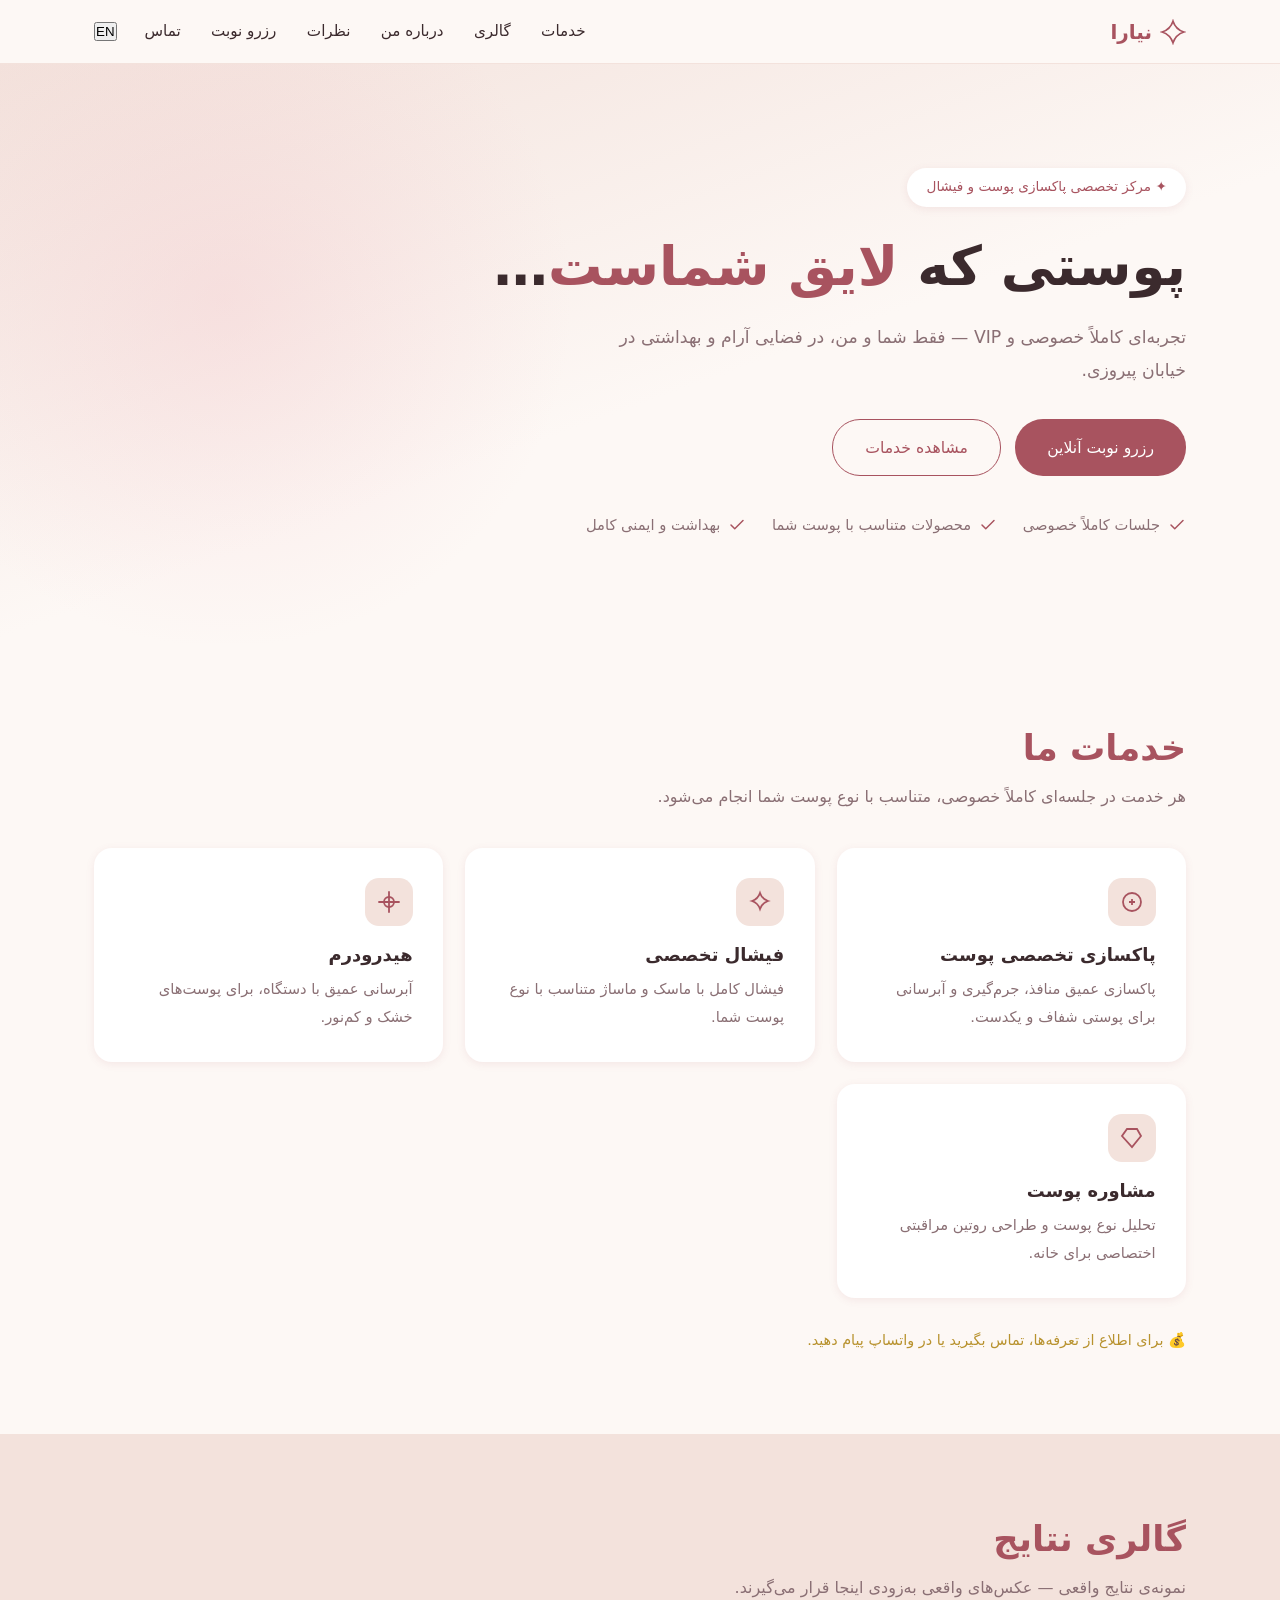
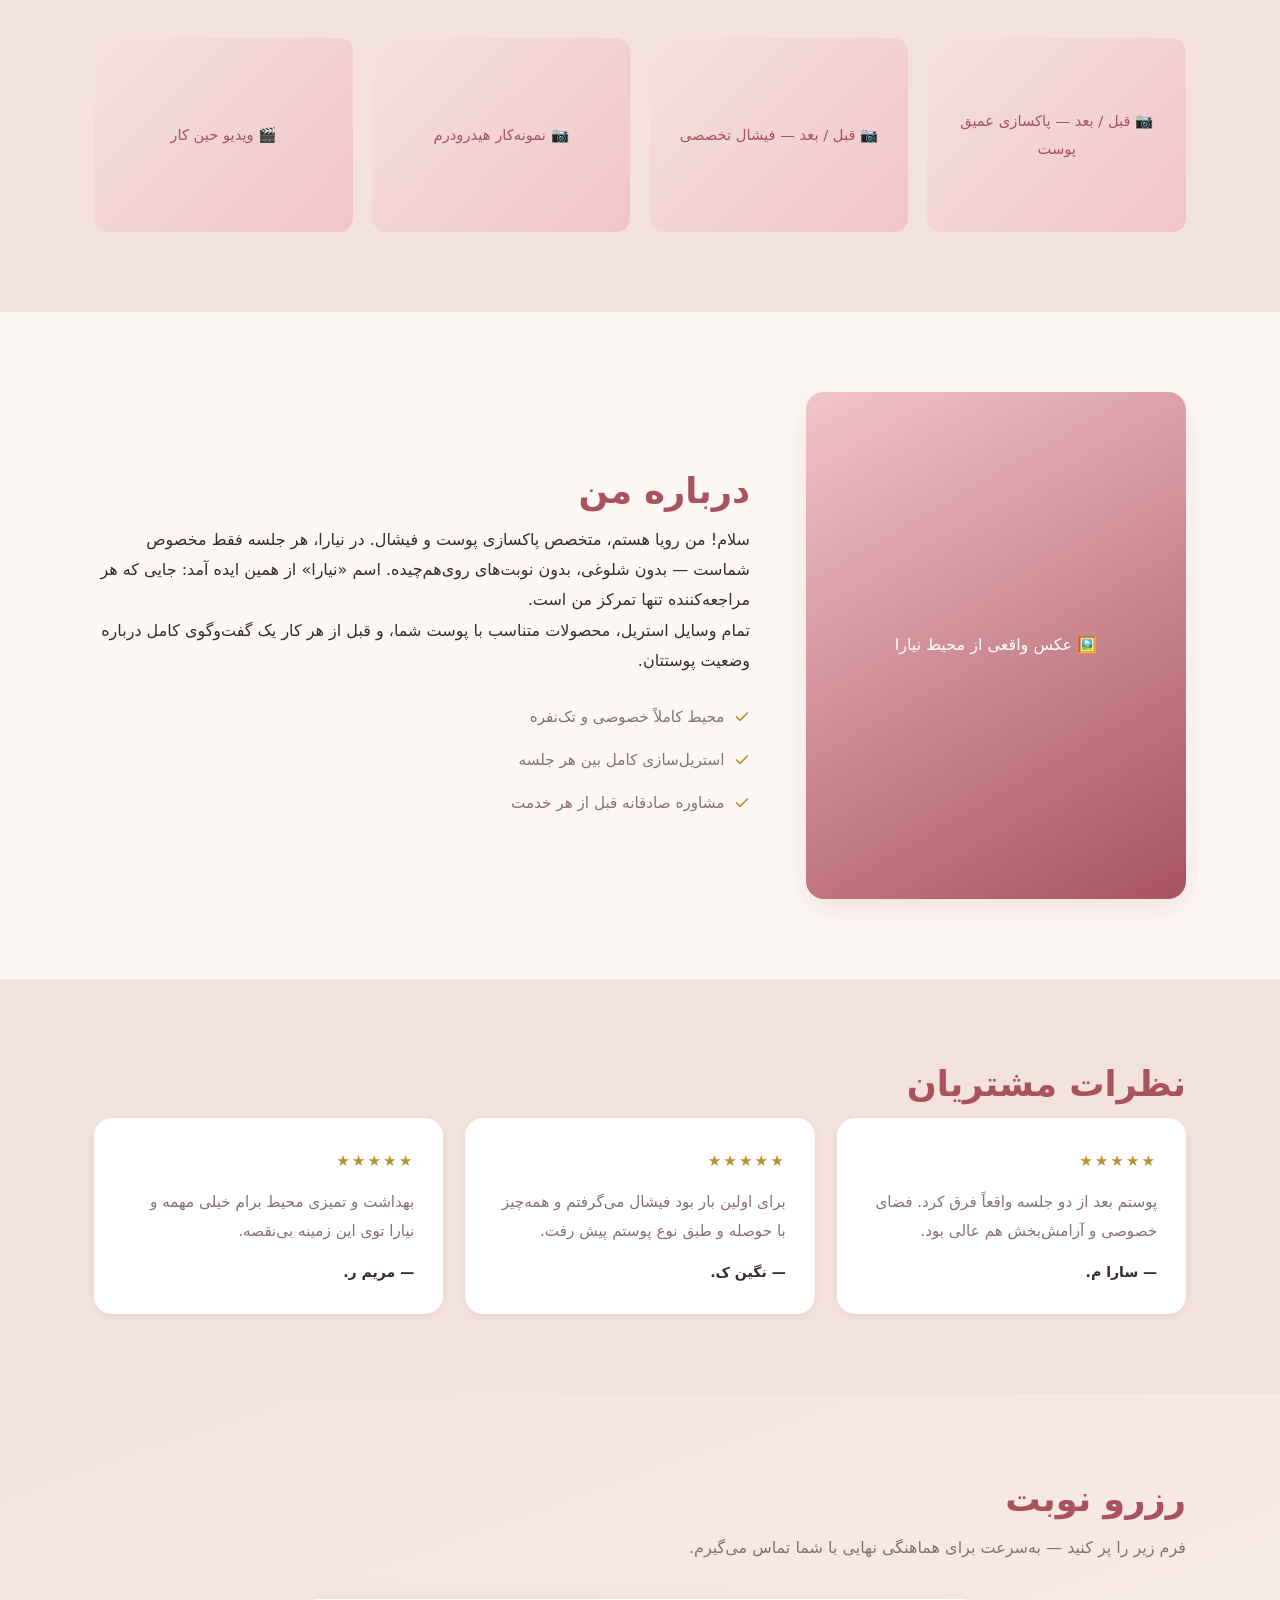
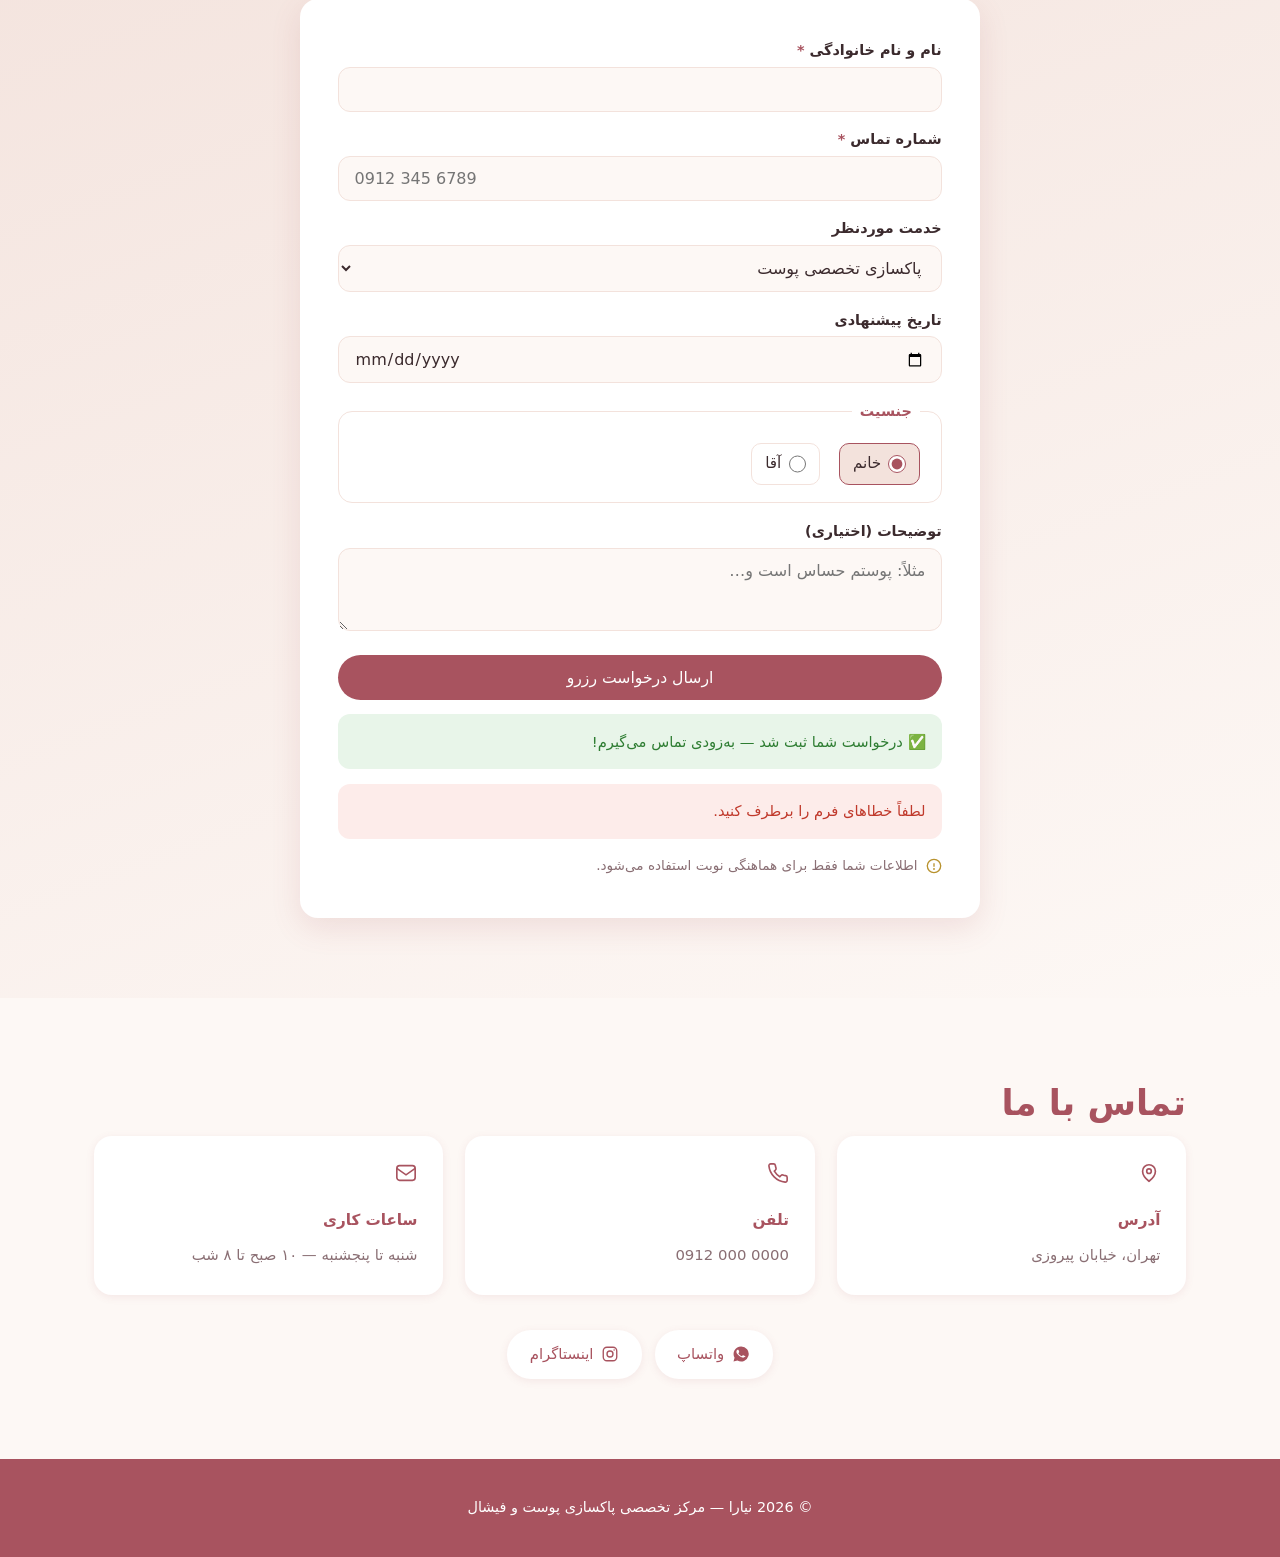
<file: niyara/index.html>
<!DOCTYPE html>
<html lang="fa" dir="rtl">
<head>
  <meta charset="UTF-8">
  <meta name="viewport" content="width=device-width, initial-scale=1.0">
  <title>نیارا | مرکز تخصصی پاکسازی پوست و فیشال</title>
  <meta name="description" content="نیارا — مرکز تخصصی پاکسازی پوست و فیشال در تهران، خیابان پیروزی. جلسات کاملاً خصوصی و VIP، رزرو آنلاین نوبت.">
  <meta name="theme-color" content="#fdf8f5">
  <link rel="stylesheet" href="styles.css">
</head>
<body>
  <a class="skip-link" href="#main">پرش به محتوای اصلی</a>

  <header>
    <div class="container nav">
      <a href="#main" class="logo">
        <svg width="26" height="26" viewBox="0 0 24 24" fill="none" stroke="currentColor" stroke-width="1.6" aria-hidden="true"><path d="M12 2c1.5 4.5 5.5 8.5 10 10-4.5 1.5-8.5 5.5-10 10-1.5-4.5-5.5-8.5-10-10 4.5-1.5 8.5-5.5 10-10z"/></svg>
        <span>نیارا</span>
      </a>
      <button class="burger" id="burger" aria-label="باز کردن منو" aria-expanded="false" aria-controls="menu">
        <svg width="24" height="24" viewBox="0 0 24 24" fill="none" stroke="currentColor" stroke-width="2" stroke-linecap="round" aria-hidden="true"><path d="M3 6h18M3 12h18M3 18h18"/></svg>
      </button>
      <nav aria-label="منوی اصلی">
        <ul id="menu">
          <li><a class="navlink" href="#services">خدمات</a></li>
          <li><a class="navlink" href="#gallery">گالری</a></li>
          <li><a class="navlink" href="#about">درباره من</a></li>
          <li><a class="navlink" href="#testimonials">نظرات</a></li>
          <li><a class="navlink" href="#book">رزرو نوبت</a></li>
          <li><a class="navlink" href="#contact">تماس</a></li>
          <li><button class="lang-btn" id="langBtn" aria-label="تغییر زبان">EN</button></li>
        </ul>
      </nav>
    </div>
  </header>

  <main id="main">

    <section class="hero" aria-labelledby="hero-title">
      <div class="container">
        <span class="badge">✦ مرکز تخصصی پاکسازی پوست و فیشال</span>
        <h1 id="hero-title">پوستی که <em>لایق شماست</em>…</h1>
        <p>تجربه‌ای کاملاً خصوصی و VIP — فقط شما و من، در فضایی آرام و بهداشتی در خیابان پیروزی.</p>
        <div class="btn-row">
          <a href="#book" class="btn">رزرو نوبت آنلاین</a>
          <a href="#services" class="btn outline">مشاهده خدمات</a>
        </div>
        <ul class="hero-points">
          <li><svg width="18" height="18" viewBox="0 0 24 24" fill="none" stroke="currentColor" stroke-width="2" stroke-linecap="round" stroke-linejoin="round" aria-hidden="true"><path d="M20 6 9 17l-5-5"/></svg> جلسات کاملاً خصوصی</li>
          <li><svg width="18" height="18" viewBox="0 0 24 24" fill="none" stroke="currentColor" stroke-width="2" stroke-linecap="round" stroke-linejoin="round" aria-hidden="true"><path d="M20 6 9 17l-5-5"/></svg> محصولات متناسب با پوست شما</li>
          <li><svg width="18" height="18" viewBox="0 0 24 24" fill="none" stroke="currentColor" stroke-width="2" stroke-linecap="round" stroke-linejoin="round" aria-hidden="true"><path d="M20 6 9 17l-5-5"/></svg> بهداشت و ایمنی کامل</li>
        </ul>
      </div>
    </section>

    <section id="services" aria-labelledby="services-title">
      <div class="container">
        <h2 id="services-title">خدمات ما</h2>
        <p class="section-sub">هر خدمت در جلسه‌ای کاملاً خصوصی، متناسب با نوع پوست شما انجام می‌شود.</p>
        <div class="grid">
          <article class="card">
            <div class="icon"><svg viewBox="0 0 24 24" fill="none" stroke="currentColor" stroke-width="1.8" aria-hidden="true"><circle cx="12" cy="12" r="9"/><path d="M9 12h6M12 9v6"/></svg></div>
            <h3>پاکسازی تخصصی پوست</h3>
            <p>پاکسازی عمیق منافذ، جرم‌گیری و آبرسانی برای پوستی شفاف و یکدست.</p>
          </article>
          <article class="card">
            <div class="icon"><svg viewBox="0 0 24 24" fill="none" stroke="currentColor" stroke-width="1.8" aria-hidden="true"><path d="M12 3c1.2 3.6 4.4 6.8 8 8-3.6 1.2-6.8 4.4-8 8-1.2-3.6-4.4-6.8-8-8 3.6-1.2 6.8-4.4 8-8z"/></svg></div>
            <h3>فیشال تخصصی</h3>
            <p>فیشال کامل با ماسک و ماساژ متناسب با نوع پوست شما.</p>
          </article>
          <article class="card">
            <div class="icon"><svg viewBox="0 0 24 24" fill="none" stroke="currentColor" stroke-width="1.8" aria-hidden="true"><path d="M12 2v20M2 12h20" stroke-linecap="round"/><circle cx="12" cy="12" r="5"/></svg></div>
            <h3>هیدرودرم</h3>
            <p>آبرسانی عمیق با دستگاه، برای پوست‌های خشک و کم‌نور.</p>
          </article>
          <article class="card">
            <div class="icon"><svg viewBox="0 0 24 24" fill="none" stroke="currentColor" stroke-width="1.8" aria-hidden="true"><path d="M7 3h10l4 7-9 11L2 10z"/></svg></div>
            <h3>مشاوره پوست</h3>
            <p>تحلیل نوع پوست و طراحی روتین مراقبتی اختصاصی برای خانه.</p>
          </article>
        </div>
        <p class="note">💰 برای اطلاع از تعرفه‌ها، تماس بگیرید یا در واتساپ پیام دهید.</p>
      </div>
    </section>

    <section id="gallery" class="alt-bg" aria-labelledby="gallery-title">
      <div class="container">
        <h2 id="gallery-title">گالری نتایج</h2>
        <p class="section-sub">نمونه‌ی نتایج واقعی — عکس‌های واقعی به‌زودی اینجا قرار می‌گیرند.</p>
        <div class="gal">
          <div class="ph">📷 قبل / بعد — پاکسازی عمیق پوست</div>
          <div class="ph">📷 قبل / بعد — فیشال تخصصی</div>
          <div class="ph">📷 نمونه‌کار هیدرودرم</div>
          <div class="ph">🎬 ویدیو حین کار</div>
        </div>
      </div>
    </section>

    <section id="about" aria-labelledby="about-title">
      <div class="container about-wrap">
        <div class="about-img">🖼️ عکس واقعی از محیط نیارا</div>
        <div>
          <h2 id="about-title">درباره من</h2>
          <p>سلام! من رویا هستم، متخصص پاکسازی پوست و فیشال. در نیارا، هر جلسه فقط مخصوص شماست — بدون شلوغی، بدون نوبت‌های روی‌هم‌چیده. اسم «نیارا» از همین ایده آمد: جایی که هر مراجعه‌کننده تنها تمرکز من است.</p>
          <p>تمام وسایل استریل، محصولات متناسب با پوست شما، و قبل از هر کار یک گفت‌وگوی کامل درباره وضعیت پوستتان.</p>
          <ul class="about-list">
            <li><svg width="16" height="16" viewBox="0 0 24 24" fill="none" stroke="currentColor" stroke-width="2.5" stroke-linecap="round" stroke-linejoin="round" aria-hidden="true"><path d="M20 6 9 17l-5-5"/></svg> محیط کاملاً خصوصی و تک‌نفره</li>
            <li><svg width="16" height="16" viewBox="0 0 24 24" fill="none" stroke="currentColor" stroke-width="2.5" stroke-linecap="round" stroke-linejoin="round" aria-hidden="true"><path d="M20 6 9 17l-5-5"/></svg> استریل‌سازی کامل بین هر جلسه</li>
            <li><svg width="16" height="16" viewBox="0 0 24 24" fill="none" stroke="currentColor" stroke-width="2.5" stroke-linecap="round" stroke-linejoin="round" aria-hidden="true"><path d="M20 6 9 17l-5-5"/></svg> مشاوره صادقانه قبل از هر خدمت</li>
          </ul>
        </div>
      </div>
    </section>

    <section id="testimonials" class="alt-bg" aria-labelledby="testi-title">
      <div class="container">
        <h2 id="testi-title">نظرات مشتریان</h2>
        <div class="grid">
          <article class="testi">
            <div class="stars" aria-label="۵ از ۵">★★★★★</div>
            <blockquote>پوستم بعد از دو جلسه واقعاً فرق کرد. فضای خصوصی و آرامش‌بخش هم عالی بود.</blockquote>
            <p class="who">— سارا م.</p>
          </article>
          <article class="testi">
            <div class="stars" aria-label="۵ از ۵">★★★★★</div>
            <blockquote>برای اولین بار بود فیشال می‌گرفتم و همه‌چیز با حوصله و طبق نوع پوستم پیش رفت.</blockquote>
            <p class="who">— نگین ک.</p>
          </article>
          <article class="testi">
            <div class="stars" aria-label="۵ از ۵">★★★★★</div>
            <blockquote>بهداشت و تمیزی محیط برام خیلی مهمه و نیارا توی این زمینه بی‌نقصه.</blockquote>
            <p class="who">— مریم ر.</p>
          </article>
        </div>
      </div>
    </section>

    <section id="book" class="book" aria-labelledby="book-title">
      <div class="container">
        <h2 id="book-title">رزرو نوبت</h2>
        <p class="section-sub">فرم زیر را پر کنید — به‌سرعت برای هماهنگی نهایی با شما تماس می‌گیرم.</p>
        <form id="bookForm" novalidate>
          <div class="field">
            <label for="fName">نام و نام خانوادگی <span class="req" aria-hidden="true">*</span></label>
            <input type="text" id="fName" name="fullName" autocomplete="name" required aria-describedby="eName">
            <p class="field-error" id="eName">لطفاً نامتان را وارد کنید.</p>
          </div>
          <div class="field">
            <label for="fPhone">شماره تماس <span class="req" aria-hidden="true">*</span></label>
            <input type="tel" id="fPhone" name="phone" autocomplete="tel" inputmode="tel" dir="ltr" placeholder="0912 345 6789" required aria-describedby="ePhone">
            <p class="field-error" id="ePhone">شماره تماس معتبر وارد کنید (مثلاً 0912…).</p>
          </div>
          <div class="field">
            <label for="fService">خدمت موردنظر</label>
            <select id="fService" name="service">
              <option value="cleansing">پاکسازی تخصصی پوست</option>
              <option value="facial">فیشال تخصصی</option>
              <option value="hydro">هیدرودرم</option>
              <option value="consult">مشاوره پوست</option>
            </select>
          </div>
          <div class="field">
            <label for="fDate">تاریخ پیشنهادی</label>
            <input type="date" id="fDate" name="preferredDate">
          </div>
          <fieldset>
            <legend>جنسیت</legend>
            <div class="radio-row">
              <label><input type="radio" name="gender" value="female" checked> خانم</label>
              <label><input type="radio" name="gender" value="male"> آقا</label>
            </div>
          </fieldset>
          <div class="field">
            <label for="fNotes">توضیحات (اختیاری)</label>
            <textarea id="fNotes" name="notes" rows="3" placeholder="مثلاً: پوستم حساس است و…"></textarea>
          </div>
          <button type="submit" class="btn" id="submitBtn">ارسال درخواست رزرو</button>
          <p class="form-msg ok" id="formOk" role="status">✅ درخواست شما ثبت شد — به‌زودی تماس می‌گیرم!</p>
          <p class="form-msg err" id="formErr" role="alert">لطفاً خطاهای فرم را برطرف کنید.</p>
          <p class="book-note"><svg width="16" height="16" viewBox="0 0 24 24" fill="none" stroke="currentColor" stroke-width="2" aria-hidden="true"><circle cx="12" cy="12" r="10"/><path d="M12 8v5"/><circle cx="12" cy="16.5" r=".5"/></svg> اطلاعات شما فقط برای هماهنگی نوبت استفاده می‌شود.</p>
        </form>
      </div>
    </section>

    <section id="contact" aria-labelledby="contact-title">
      <div class="container">
        <h2 id="contact-title">تماس با ما</h2>
        <div class="contact-wrap">
          <div class="contact-item">
            <div class="ci-icon"><svg viewBox="0 0 24 24" fill="none" stroke="currentColor" stroke-width="1.8" aria-hidden="true"><path d="M12 21s-7-5.5-7-11a7 7 0 1 1 14 0c0 5.5-7 11-7 11z"/><circle cx="12" cy="10" r="2.5"/></svg></div>
            <strong>آدرس</strong>
            <p>تهران، خیابان پیروزی</p>
          </div>
          <div class="contact-item">
            <div class="ci-icon"><svg viewBox="0 0 24 24" fill="none" stroke="currentColor" stroke-width="1.8" aria-hidden="true"><path d="M22 16.9v3a2 2 0 0 1-2.2 2A19.8 19.8 0 0 1 2.1 4.2 2 2 0 0 1 4.1 2h3a2 2 0 0 1 2 1.7c.1 1 .4 2 .7 2.9a2 2 0 0 1-.5 2.1L8 10a16 16 0 0 0 6 6l1.3-1.3a2 2 0 0 1 2.1-.5c.9.3 1.9.6 2.9.7a2 2 0 0 1 1.7 2z"/></svg></div>
            <strong>تلفن</strong>
            <p><a href="tel:+989120000000" dir="ltr">0912 000 0000</a></p>
          </div>
          <div class="contact-item">
            <div class="ci-icon"><svg viewBox="0 0 24 24" fill="none" stroke="currentColor" stroke-width="1.8" aria-hidden="true"><rect x="2" y="4" width="20" height="16" rx="3"/><path d="m2 7 10 7L22 7"/></svg></div>
            <strong>ساعات کاری</strong>
            <p>شنبه تا پنجشنبه — ۱۰ صبح تا ۸ شب</p>
          </div>
        </div>
        <div class="socials">
          <a href="https://wa.me/989120000000" target="_blank" rel="noopener">
            <svg viewBox="0 0 24 24" fill="currentColor" aria-hidden="true"><path d="M12 2a10 10 0 0 0-8.6 15L2 22l5.2-1.4A10 10 0 1 0 12 2zm5 13.6c-.2.6-1.2 1.2-1.7 1.2-.5.1-1 .2-3.4-.7-2.9-1.2-4.7-4.1-4.9-4.3-.1-.2-1.1-1.5-1.1-2.9s.7-2 1-2.3c.2-.3.5-.3.7-.3h.5c.2 0 .4 0 .6.5l.9 2.1c.1.2.1.4 0 .6l-.4.6-.5.5c-.1.2-.3.4-.1.7.2.3.8 1.3 1.7 2.1 1.2 1 2.1 1.4 2.4 1.5.3.2.5.1.7-.1l1-1.1c.2-.3.4-.2.7-.1l2 1c.3.1.5.2.6.4 0 .1 0 .7-.2 1.3z"/></svg>
            <span>واتساپ</span>
          </a>
          <a href="https://instagram.com/" target="_blank" rel="noopener">
            <svg viewBox="0 0 24 24" fill="none" stroke="currentColor" stroke-width="1.8" aria-hidden="true"><rect x="3" y="3" width="18" height="18" rx="5"/><circle cx="12" cy="12" r="4"/><circle cx="17.5" cy="6.5" r="1" fill="currentColor" stroke="none"/></svg>
            <span>اینستاگرام</span>
          </a>
        </div>
      </div>
    </section>

  </main>

  <footer>
    <p>© <span id="year"></span> نیارا — مرکز تخصصی پاکسازی پوست و فیشال</p>
  </footer>

  <div class="toast" id="toast" role="status" aria-live="polite"></div>

  <script src="app.js"></script>
</body>
</html>
</file>
<file: niyara/styles.css>
/* ===== Tokens & Reset ===== */
*,*::before,*::after{margin:0;padding:0;box-sizing:border-box}
:root{
  --rose:#f2c4c9;--rose-mid:#d98894;--rose-deep:#a8535f;
  --cream:#fdf8f5;--sand:#f3e2dc;--ink:#3b2a2d;--muted:#8a6f74;
  --gold:#b8922e;--white:#fff;--ok:#2e7d32;--err:#c0392b;
  --shadow-sm:0 2px 8px rgba(168,83,95,.10);
  --shadow-md:0 10px 30px rgba(168,83,95,.14);
  --radius:18px;--ease:cubic-bezier(.4,0,.2,1);--header-h:64px;
}
html{scroll-behavior:smooth}
body{font-family:'Tahoma','Segoe UI',system-ui,sans-serif;background:var(--cream);color:var(--ink);line-height:1.9;-webkit-font-smoothing:antialiased;-webkit-tap-highlight-color:transparent;overscroll-behavior-x:none}
img{max-width:100%;display:block}
a{color:var(--rose-deep);text-decoration:none}
ul{list-style:none}
.container{max-width:1140px;margin:0 auto;padding:0 clamp(1rem,4vw,1.5rem)}
section{padding:clamp(3rem,7vw,5rem) 0;scroll-margin-top:calc(var(--header-h) + 8px)}
h1,h2,h3{text-wrap:balance;line-height:1.4}
h2{font-size:clamp(1.6rem,4vw,2.2rem);color:var(--rose-deep);margin-bottom:.6rem}
.section-sub{color:var(--muted);max-width:560px;margin-bottom:2.2rem}
:focus-visible{outline:3px solid var(--rose-deep);outline-offset:3px;border-radius:4px}
::selection{background:var(--rose);color:var(--ink)}

/* ===== Skip link ===== */
.skip-link{position:absolute;top:-60px;right:12px;z-index:100;background:var(--rose-deep);color:#fff;padding:.6rem 1.2rem;border-radius:0 0 10px 10px;transition:top .25s var(--ease);font-size:.9rem}
.skip-link:focus{top:0}

/* ===== Header ===== */
header{position:sticky;top:0;z-index:60;height:var(--header-h);background:rgba(253,248,245,.92);backdrop-filter:blur(12px);border-bottom:1px solid var(--sand)}
.nav{display:flex;align-items:center;justify-content:space-between;height:100%;gap:1rem}
.logo{display:flex;align-items:center;gap:.5rem;font-size:1.25rem;font-weight:700;color:var(--rose-deep);white-space:nowrap}
.logo svg{flex:none}
nav ul{display:flex;gap:clamp(.8rem,2vw,1.6rem);align-items:center}
nav a.navlink{color:var(--ink);font-size:.95rem;padding:.4rem .15rem;border-bottom:2px solid transparent;transition:border-color .2s var(--ease),color .2s var(--ease)}
nav a.navlink:hover{color:var(--rose-deep);border-color:var(--rose)}
.burger{display:none;background:none;border:none;cursor:pointer;padding:.4rem;border-radius:8px;color:var(--rose-deep)}
@media(max-width:820px){
  .burger{display:block}
  nav ul{display:none;position:absolute;top:var(--header-h);inset-inline:0;background:var(--cream);flex-direction:column;align-items:stretch;padding:1rem 1.2rem 1.4rem;gap:.2rem;border-bottom:1px solid var(--sand);box-shadow:var(--shadow-md)}
  nav ul.open{display:flex}
  nav a.navlink{display:block;padding:.7rem .5rem;border-bottom:none;border-radius:8px}
  nav a.navlink:hover{background:var(--sand)}
}

/* ===== Buttons ===== */
.btn{display:inline-flex;align-items:center;gap:.5rem;justify-content:center;background:var(--rose-deep);color:#fff;padding:.8rem 2rem;border:none;border-radius:28px;font-size:.98rem;font-family:inherit;cursor:pointer;transition:background .25s var(--ease),transform .25s var(--ease),box-shadow .25s var(--ease);touch-action:manipulation}
.btn:hover{background:#8f4350;transform:translateY(-2px);box-shadow:var(--shadow-md)}
.btn:active{transform:translateY(0)}
.btn.outline{background:transparent;color:var(--rose-deep);border:1.5px solid var(--rose-deep)}
.btn.outline:hover{background:var(--rose-deep);color:#fff}
.btn-row{display:flex;gap:.9rem;flex-wrap:wrap}

/* ===== Hero ===== */
.hero{background:linear-gradient(160deg,var(--sand) 0%,var(--cream) 55%);padding:clamp(3.5rem,9vw,6.5rem) 0;overflow:hidden;position:relative}
.hero::after{content:"";position:absolute;inset-inline-end:-10%;top:-20%;width:55%;aspect-ratio:1;background:radial-gradient(circle,var(--rose) 0%,transparent 70%);opacity:.35;pointer-events:none}
.hero .container{position:relative;z-index:1}
.badge{display:inline-flex;align-items:center;gap:.4rem;background:var(--white);color:var(--rose-deep);padding:.4rem 1.2rem;border-radius:20px;font-size:.85rem;box-shadow:var(--shadow-sm);margin-bottom:1.4rem}
.hero h1{font-size:clamp(2.1rem,6vw,3.4rem);margin-bottom:1rem}
.hero h1 em{color:var(--rose-deep);font-style:normal}
.hero p{max-width:580px;color:var(--muted);font-size:1.08rem;margin-bottom:2rem}
.hero-points{display:flex;gap:1.6rem;flex-wrap:wrap;margin-top:2.2rem}
.hero-points li{display:flex;align-items:center;gap:.5rem;color:var(--muted);font-size:.92rem}
.hero-points svg{color:var(--rose-deep);flex:none}

/* ===== Sections & Cards ===== */
.alt-bg{background:var(--sand)}
.grid{display:grid;grid-template-columns:repeat(auto-fit,minmax(min(260px,100%),1fr));gap:1.4rem}
.card{background:var(--white);border-radius:var(--radius);padding:1.9rem;box-shadow:var(--shadow-sm);transition:transform .3s var(--ease),box-shadow .3s var(--ease)}
.card:hover{transform:translateY(-5px);box-shadow:var(--shadow-md)}
.card .icon{width:48px;height:48px;border-radius:14px;background:var(--sand);display:flex;align-items:center;justify-content:center;margin-bottom:1rem;color:var(--rose-deep)}
.card .icon svg{width:24px;height:24px}
.card h3{font-size:1.12rem;margin-bottom:.5rem}
.card p{color:var(--muted);font-size:.92rem}
.note{display:flex;align-items:center;gap:.5rem;margin-top:1.8rem;color:var(--gold);font-size:.9rem}

/* ===== Gallery ===== */
.gal{display:grid;grid-template-columns:repeat(auto-fit,minmax(min(240px,100%),1fr));gap:1.2rem}
.ph{background:linear-gradient(135deg,var(--sand),var(--rose));border-radius:14px;aspect-ratio:4/3;display:flex;align-items:center;justify-content:center;color:var(--rose-deep);font-size:.92rem;text-align:center;padding:1.2rem;transition:transform .3s var(--ease)}
.ph:hover{transform:scale(1.02)}

/* ===== About ===== */
.about-wrap{display:grid;grid-template-columns:minmax(280px,380px) 1fr;gap:clamp(2rem,5vw,3.5rem);align-items:center}
.about-img{background:linear-gradient(150deg,var(--rose),var(--rose-deep));border-radius:var(--radius);aspect-ratio:3/4;display:flex;align-items:center;justify-content:center;color:#fff;text-align:center;padding:1.5rem;box-shadow:var(--shadow-md)}
.about-list{margin-top:1.2rem}
.about-list li{display:flex;gap:.6rem;align-items:flex-start;padding:.45rem 0;color:var(--muted);font-size:.95rem}
.about-list svg{flex:none;color:var(--gold);margin-top:.35rem}
@media(max-width:760px){.about-wrap{grid-template-columns:1fr}}

/* ===== Testimonials ===== */
.testi{background:var(--white);border-radius:var(--radius);padding:1.8rem;box-shadow:var(--shadow-sm);display:flex;flex-direction:column;gap:.8rem}
.testi .stars{color:var(--gold);letter-spacing:2px;font-size:.95rem}
.testi blockquote{font-size:.95rem;color:var(--muted)}
.testi .who{font-weight:700;font-size:.88rem}

/* ===== Booking Form ===== */
.book{background:linear-gradient(160deg,var(--sand),var(--cream))}
form{background:var(--white);border-radius:var(--radius);padding:clamp(1.5rem,4vw,2.4rem);box-shadow:var(--shadow-md);max-width:680px;margin:0 auto;display:grid;gap:.9rem}
label{font-size:.9rem;font-weight:700;margin-bottom:.15rem;display:block}
.req{color:var(--rose-deep)}
input,select,textarea{width:100%;padding:.75rem .95rem;border:1.5px solid var(--sand);border-radius:12px;font-size:1rem;font-family:inherit;background:var(--cream);color:var(--ink);transition:border-color .2s var(--ease),box-shadow .2s var(--ease)}
input:focus,select:focus,textarea:focus{outline:none;border-color:var(--rose-mid);box-shadow:0 0 0 3px rgba(242,196,201,.5)}
input:user-invalid{border-color:var(--err)}
select{background-color:var(--cream);color:var(--ink)}
fieldset{border:1.5px solid var(--sand);border-radius:14px;padding:1.1rem 1.3rem}
legend{font-size:.9rem;font-weight:700;color:var(--rose-deep);padding:0 .5rem}
.radio-row{display:flex;gap:1.2rem;flex-wrap:wrap}
.radio-row label{display:flex;align-items:center;gap:.45rem;font-weight:400;font-size:.95rem;padding:.35rem .8rem;border:1.5px solid var(--sand);border-radius:10px;cursor:pointer;transition:border-color .2s var(--ease),background .2s var(--ease);margin-bottom:0}
.radio-row label:has(input:checked){border-color:var(--rose-deep);background:var(--sand)}
.radio-row input{width:1.1rem;height:1.1rem;accent-color:var(--rose-deep)}
.form-msg{padding:.85rem 1rem;border-radius:12px;font-size:.92rem;display:none}
.form-msg.ok{display:block;background:#e8f5e9;color:var(--ok)}
.form-msg.err{display:block;background:#fdecea;color:var(--err)}
.field-error{font-size:.8rem;color:var(--err);margin-top:.2rem;display:none}
.field-error.show{display:block}
.book-note{display:flex;gap:.5rem;align-items:flex-start;color:var(--muted);font-size:.85rem}
.book-note svg{flex:none;margin-top:.3rem;color:var(--gold)}

/* ===== Contact ===== */
.contact-wrap{display:grid;grid-template-columns:repeat(auto-fit,minmax(min(260px,100%),1fr));gap:1.4rem}
.contact-item{background:var(--white);border-radius:var(--radius);padding:1.6rem;box-shadow:var(--shadow-sm)}
.contact-item .ci-icon{color:var(--rose-deep);margin-bottom:.7rem}
.contact-item .ci-icon svg{width:22px;height:22px}
.contact-item strong{color:var(--rose-deep);display:block;margin-bottom:.4rem;font-size:.95rem}
.contact-item p,.contact-item a{color:var(--muted);font-size:.93rem}
.contact-item a:hover{color:var(--rose-deep)}
.socials{display:flex;gap:.8rem;margin-top:2.2rem;justify-content:center;flex-wrap:wrap}
.socials a{display:inline-flex;align-items:center;gap:.5rem;background:var(--white);padding:.65rem 1.4rem;border-radius:24px;box-shadow:var(--shadow-sm);font-size:.93rem;transition:transform .25s var(--ease),box-shadow .25s var(--ease)}
.socials a:hover{transform:translateY(-2px);box-shadow:var(--shadow-md)}
.socials svg{width:18px;height:18px;color:var(--rose-deep)}

/* ===== Footer ===== */
footer{background:var(--rose-deep);color:#fff;text-align:center;padding:2.2rem 0;font-size:.9rem}
footer a{color:#fff;border-bottom:1px solid rgba(255,255,255,.4)}

/* ===== Toast ===== */
.toast{position:fixed;bottom:1.2rem;inset-inline-start:50%;transform:translateX(50%);background:var(--ink);color:#fff;padding:.8rem 1.6rem;border-radius:12px;font-size:.9rem;box-shadow:var(--shadow-md);opacity:0;pointer-events:none;transition:opacity .3s var(--ease);z-index:80;max-width:90vw}
[dir="ltr"] .toast{transform:translateX(-50%)}
.toast.show{opacity:1}

/* ===== Reduced motion ===== */
@media(prefers-reduced-motion:reduce){
  *,*::before,*::after{animation-duration:.01ms!important;animation-iteration-count:1!important;transition-duration:.01ms!important}
  html{scroll-behavior:auto}
}
</file>
